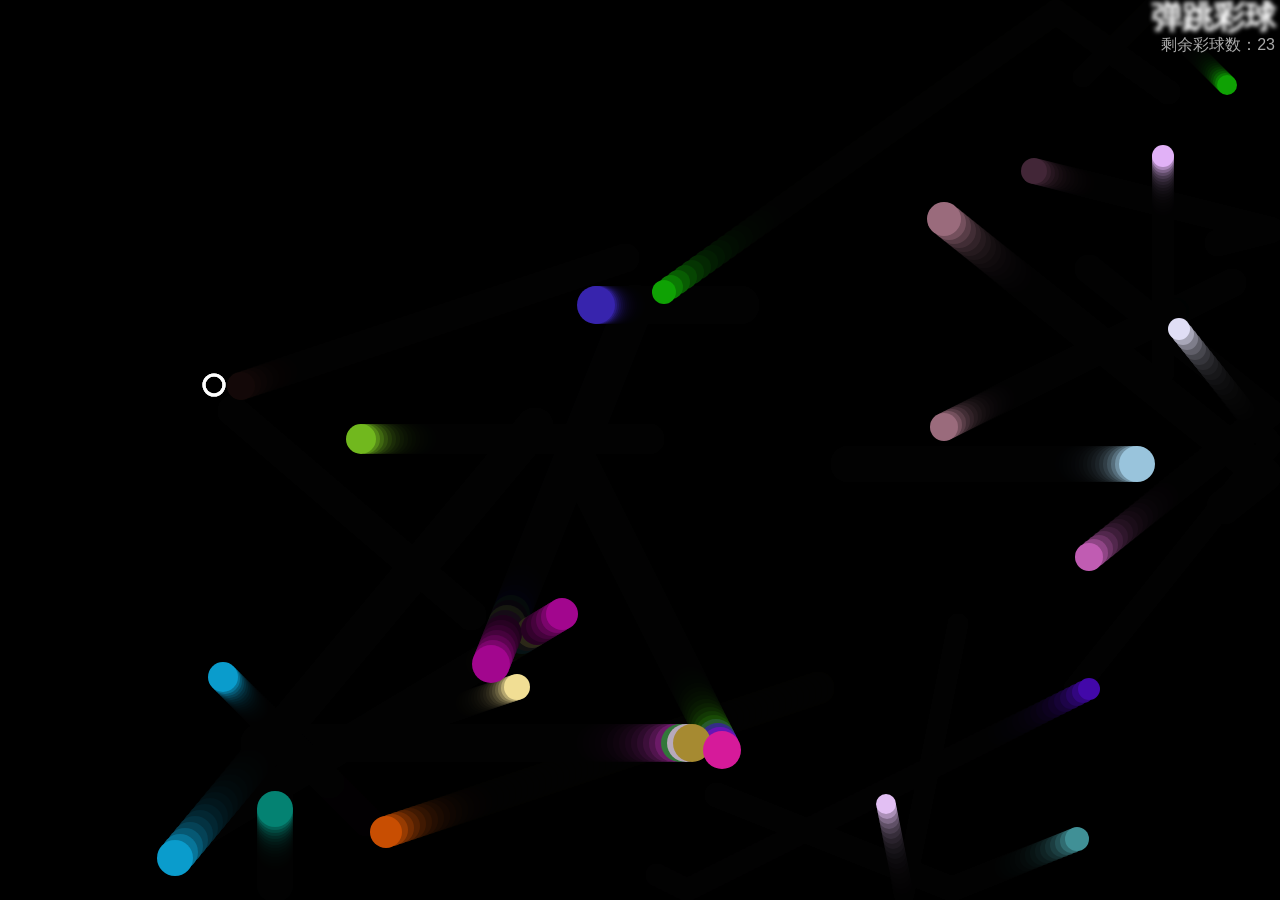
<file: index.html>
<!DOCTYPE html>
<html>
  <head>
    <meta charset="utf-8">
    <title>弹跳彩球</title>
    <link rel="stylesheet" href="style.css">
  </head>

  <body>
    <h1>弹跳彩球</h1>
    <p>剩余彩球数：</p>
    <canvas></canvas>

    <script src="main.js"></script>
  </body>
</html>
</file>
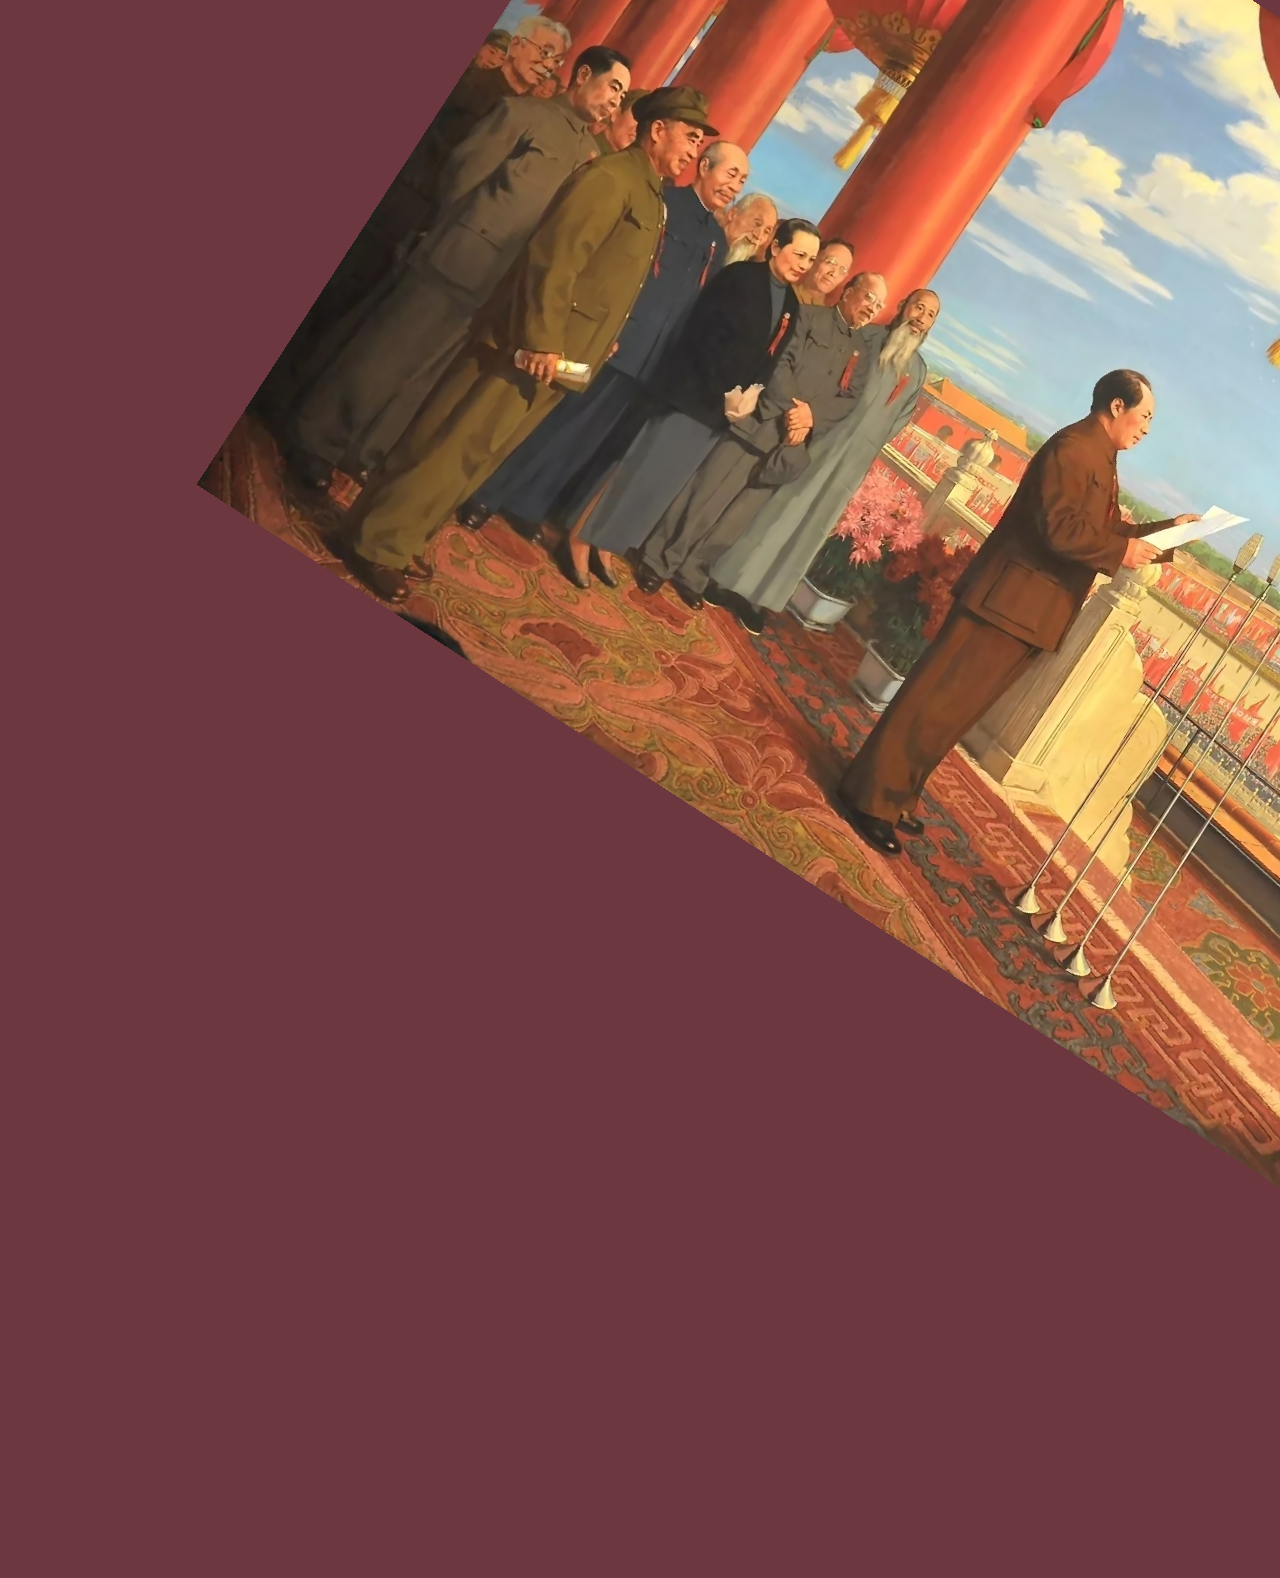
<file: 动画/index.html>
<!DOCTYPE html>
<html lang="en-US">
  <head>
    <meta charset="UTF-8">
    <meta name="viewport" content="width=device-width">
    <title>20224490110</title>
    <script type="text/javascript" src="main.js" defer></script>
    <link href="style.css"rel="stylesheet">
  </head>

  <body>

    <div id="alice-container">
      <img id="alice1"  src="alice.svg" role="img" alt="silhouette of crouching long haired character in dress and short boots">
      <img id="alice2"  src="1.jpg" role="img" alt="silhouette of crouching long haired character in dress and short boots">
      <img id="alice3"  src="2.jpg" role="img" alt="silhouette of crouching long haired character in dress and short boots">
    </div>

  </body>

</html>
</file>
<file: style.css>
html, body {
  margin: 0;
}

html {
  font-family: sans-serif;
  height: 100%;
}

body {
  overflow: hidden;
  height: inherit;
}

h1 {
  font-size: 2rem;
  letter-spacing: -1px;
  position: absolute;
  margin: 0;
  top: -4px;
  right: 5px;

  color: transparent;
  text-shadow: 0 0 4px white;
}

p {
  position: absolute;
  margin: 0;
  top: 35px;
  right: 5px;
  color: #aaa;
}
</file>
<file: 动画/style.css>
body {
  background: #6c373f;
  display: flex;
  justify-content: center;
  }

#alice-container {
  width: 90vh;
  display: grid;
  place-items: center;
  grid-template-areas:
    "a1 . ."
    ". a2 ."
    ". . a3";
}

#alice1 {
  grid-area: a1;
}

#alice2 {
  grid-area: a2;
}

#alice3 {
  grid-area: a3;
}
</file>
